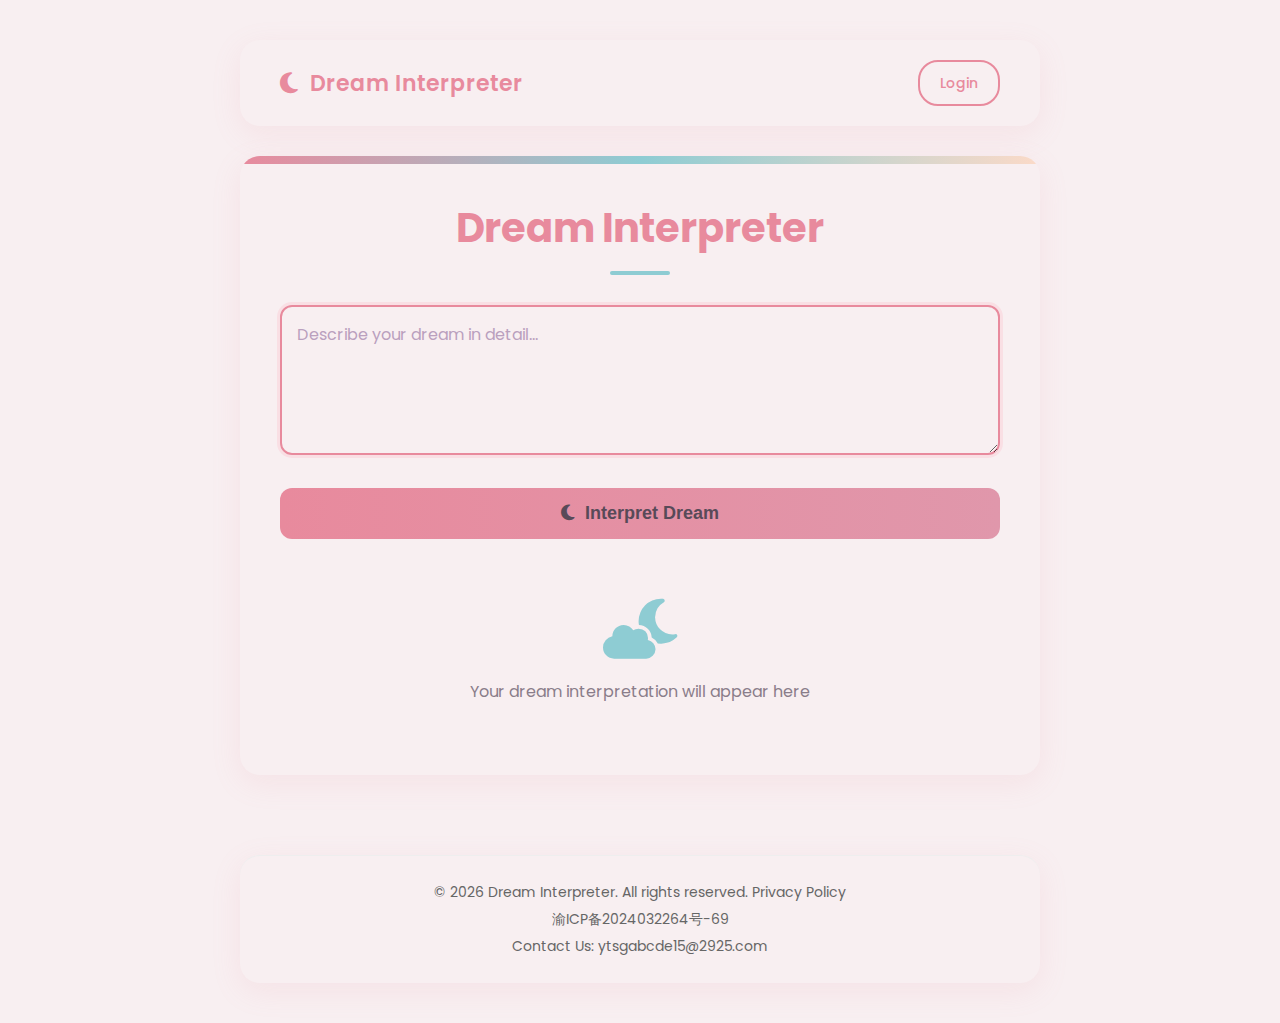
<file: index.html>
<!DOCTYPE html>
<html lang="en">
<head>
    <!-- Google tag (gtag.js) -->
    <script async src="https://www.googletagmanager.com/gtag/js?id=G-LSL1FY3NYY"></script>
    <script>
        window.dataLayer = window.dataLayer || [];
        function gtag(){dataLayer.push(arguments);}
        gtag('js', new Date());

        gtag('config', 'G-LSL1FY3NYY');
    </script>
    <meta charset="UTF-8">
    <meta name="viewport" content="width=device-width, initial-scale=1.0">
    <title>Dream Interpretation-Understand Your Dreams</title>
    <meta name="description" content="Explore the meanings behind your dreams with our intuitive Dream Interpreter. Enter your dream description and get insights based on common dream symbols.">
    <meta name="keywords" content="dream interpreter, dream interpretation, dream meanings, dream symbols, analyze dreams, understand dreams">
    <link rel="icon" type="image/svg+xml" href="favicon.svg">
    <link rel="alternate icon" href="favicon.ico">
    <link rel="manifest" href="manifest.json">
    <meta name="theme-color" content="#E88A9D">
    <!-- Cache control headers -->
    <meta http-equiv="Cache-Control" content="max-age=86400">
    <meta http-equiv="Expires" content="86400">
    
    <link href="https://fonts.googleapis.com/css2?family=Poppins:wght@300;400;500;600;700&display=swap" rel="stylesheet">
    <link rel="stylesheet" href="https://cdnjs.cloudflare.com/ajax/libs/font-awesome/6.4.0/css/all.min.css">
    <link rel="stylesheet" href="styles.css">
    <link rel="stylesheet" href="auth.css">
</head>
<body>
    <header class="header">
        <div class="logo">
            <i class="fas fa-moon"></i>
            <span>Dream Interpreter</span>
        </div>
        <!-- Auth buttons or user account will be injected here by auth.js -->
    </header>

    <div class="container">
        <h1>Dream Interpreter</h1>
        <div class="dream-form">
            <div class="input-group">
                <textarea id="dreamInput" placeholder="Describe your dream in detail..."></textarea>
            </div>
            <button onclick="submitDream()"><i class="fas fa-moon"></i>Interpret Dream</button>
        </div>
        <div id="results" class="empty-state">
            <i class="fas fa-cloud-moon"></i>
            <p>Your dream interpretation will appear here</p>
        </div>
        
        <!-- Dream History section (only visible when logged in) -->
        <div id="dreamHistory" class="dream-history" style="display: none;">
            <h2>Your Dream History</h2>
            <div class="history-list" id="historyList">
                <!-- Dream history items will be added here -->
                <p class="empty-history">No saved dreams yet. Your interpreted dreams will appear here.</p>
            </div>
        </div>
    </div>

    <footer class="footer">
        <p>© <span id="currentYear"></span> Dream Interpreter. All rights reserved. <a href="privacy-policy.html">Privacy Policy</a></p>
        <p><a href="https://beian.miit.gov.cn/" target="_blank" rel="noopener noreferrer">渝ICP备2024032264号-69</a></p>
        <p>Contact Us: ytsgabcde15@2925.com</p>
    </footer>

    <script src="auth.js"></script>
    <script>
        // Register Service Worker for caching
        if ('serviceWorker' in navigator) {
            window.addEventListener('load', () => {
                navigator.serviceWorker.register('/sw.js')
                    .then(registration => {
                        console.log('Service Worker registered with scope:', registration.scope);
                    })
                    .catch(error => {
                        console.error('Service Worker registration failed:', error);
                    });
            });
        }

        // Check if app is being launched from installed PWA
        const isInStandaloneMode = () => 
            (window.matchMedia('(display-mode: standalone)').matches) || 
            (window.navigator.standalone) || 
            document.referrer.includes('android-app://');

        if (isInStandaloneMode()) {
            console.log('App is running in standalone mode (installed PWA)');
            // You can add specific behavior for when the app is running as an installed PWA
        }

        // Update copyright year
        document.getElementById('currentYear').textContent = new Date().getFullYear();

        // Basic and expanded knowledge bases
        let interpretationsKb = {};
        let expandedKb = {};
        
        // Dream history storage
        const DREAM_HISTORY_KEY = 'dream_history';

        // Asynchronously load knowledge bases
        async function loadKnowledgeBases() {
            try {
                // Check if cached data exists
                const cachedKb = localStorage.getItem('cached_kb');
                const cachedTimestamp = localStorage.getItem('cached_kb_timestamp');
                const currentTime = new Date().getTime();
                
                // Use cached data if it's less than 24 hours old
                if (cachedKb && cachedTimestamp && (currentTime - parseInt(cachedTimestamp) < 86400000)) {
                    console.log('Using cached knowledge base');
                    const parsedCache = JSON.parse(cachedKb);
                    interpretationsKb = parsedCache.basic || {};
                    expandedKb = parsedCache.expanded || {};
                    
                    // Still load data in background for next visit
                    setTimeout(() => fetchAndCacheKnowledgeBases(), 2000);
                    return;
                }
                
                // No valid cache, load from network
                await fetchAndCacheKnowledgeBases();
                
            } catch (error) {
                console.error('Error in knowledge base loading process:', error);
                
                // Try to use cached data even if it's older than 24 hours
                const cachedKb = localStorage.getItem('cached_kb');
                if (cachedKb) {
                    console.log('Using older cached knowledge base as fallback');
                    const parsedCache = JSON.parse(cachedKb);
                    interpretationsKb = parsedCache.basic || {};
                    expandedKb = parsedCache.expanded || {};
                }
            }
        }
        
        // Fetch and cache knowledge bases
        async function fetchAndCacheKnowledgeBases() {
            try {
                // Load basic knowledge base
                const basicResponse = await fetch('interpretations.json');
                if (basicResponse.ok) {
                    interpretationsKb = await basicResponse.json();
                    console.log('Basic knowledge base loaded successfully');
                } else {
                    console.error('Failed to load basic interpretations');
                }

                // Try to load the new expanded knowledge base first
                try {
                    const newExpandedResponse = await fetch('interpretations-expanded-new.json');
                    if (newExpandedResponse.ok) {
                        expandedKb = await newExpandedResponse.json();
                        console.log('New expanded knowledge base loaded successfully');
                    } else {
                        // Fall back to the original expanded knowledge base
                        const expandedResponse = await fetch('interpretations-expanded.json');
                        if (expandedResponse.ok) {
                            expandedKb = await expandedResponse.json();
                            console.log('Original expanded knowledge base loaded successfully');
                        } else {
                            console.error('Failed to load any expanded interpretations');
                            // As a last resort, try to load from JS file
                            try {
                                const moduleScript = document.createElement('script');
                                moduleScript.type = 'module';
                                moduleScript.textContent = `
                                    import dreamInterpretations from './interpretations-expanded.js';
                                    window.expandedKb = dreamInterpretations;
                                    console.log('Expanded knowledge base loaded from JS module');
                                `;
                                document.head.appendChild(moduleScript);
                            } catch (jsError) {
                                console.error('Failed to load expanded interpretations from JS:', jsError);
                            }
                        }
                    }
                } catch (newError) {
                    console.error('Error loading new expanded knowledge base:', newError);
                    // Fall back to the original expanded knowledge base
                    try {
                        const expandedResponse = await fetch('interpretations-expanded.json');
                        if (expandedResponse.ok) {
                            expandedKb = await expandedResponse.json();
                            console.log('Original expanded knowledge base loaded successfully');
                        } else {
                            console.error('Failed to load any expanded interpretations');
                        }
                    } catch (fallbackError) {
                        console.error('Error loading fallback expanded knowledge base:', fallbackError);
                    }
                }

                // Cache the knowledge bases
                localStorage.setItem('cached_kb', JSON.stringify({
                    basic: interpretationsKb,
                    expanded: expandedKb
                }));
                localStorage.setItem('cached_kb_timestamp', new Date().getTime().toString());
                console.log('Knowledge base cached successfully');
                
            } catch (error) {
                console.error('Error in knowledge base loading process:', error);
            }
        }

        // Initialize knowledge bases on page load
        window.onload = function() {
            document.getElementById('dreamInput').focus();
            loadKnowledgeBases();
            loadDreamHistory();
        };

        // Deep search expanded knowledge base - improved version
        function searchExpandedKb(keyword) {
            const results = [];
            const keywordLower = keyword.toLowerCase();

            function searchObject(obj, path = []) {
                for (const [key, value] of Object.entries(obj)) {
                    const currentPath = [...path, key];
                    const keyLower = key.toLowerCase();

                    // Check if the key itself is a match
                    if (keyLower.includes(keywordLower) ||
                        (typeof value === 'string' && value.toLowerCase().includes(keywordLower))) {
                        results.push({
                            path: currentPath,
                            key: key,
                            value: typeof value === 'string' ? value : key,
                            fullPath: currentPath.join(' > '),
                            relevance: keyLower === keywordLower ? 1.0 :
                                      keyLower.includes(keywordLower) ? 0.9 : 0.7
                        });
                    }

                    // Continue searching if value is an object
                    if (typeof value === 'object' && value !== null) {
                        searchObject(value, currentPath);
                    }
                }
            }

            searchObject(expandedKb);

            // Sort by relevance
            results.sort((a, b) => b.relevance - a.relevance);
            return results;
        }

        // Search for keywords in dream text
        function findKeywordsInDream(dreamText) {
            const dreamTextLower = dreamText.toLowerCase();
            const matchedKeywords = [];
            const matchedInterpretations = [];

            // First check basic interpretations (flat structure)
            for (const keyword in interpretationsKb) {
                const keywordLower = keyword.toLowerCase();
                if (dreamTextLower.includes(keywordLower)) {
                    matchedKeywords.push(keyword);
                    matchedInterpretations.push({
                        keyword: keyword,
                        interpretation: interpretationsKb[keyword],
                        relevance: 1.0,
                        source: 'basic'
                    });
                }
            }

            // Split text into words
            const words = dreamTextLower.split(/\s+/);

            // Filter for significant words (longer than 2 characters)
            const significantWords = words.filter(word => word.length >= 2);

            // Search for significant words and phrases
            for (const word of significantWords) {
                const expandedResults = searchExpandedKb(word);
                for (const result of expandedResults) {
                    // Avoid duplicates
                    if (!matchedInterpretations.some(item =>
                        item.keyword === result.key &&
                        item.interpretation === result.value)) {
                        matchedKeywords.push(result.key);
                        matchedInterpretations.push({
                            keyword: result.key,
                            interpretation: result.value,
                            relevance: result.relevance,
                            category: result.fullPath,
                            source: 'expanded'
                        });
                    }
                }
            }

            // Search for common phrases (2-3 words)
            for (let i = 0; i < words.length - 1; i++) {
                const phrase2 = words[i] + ' ' + words[i+1];
                if (phrase2.length > 5) {
                    const phraseResults = searchExpandedKb(phrase2);
                    for (const result of phraseResults) {
                        if (!matchedInterpretations.some(item => item.keyword === result.key)) {
                            matchedKeywords.push(result.key);
                            matchedInterpretations.push({
                                keyword: result.key,
                                interpretation: result.value,
                                relevance: result.relevance * 1.2, // Boost for phrases
                                category: result.fullPath,
                                source: 'expanded'
                            });
                        }
                    }
                }

                // 3-word phrases
                if (i < words.length - 2) {
                    const phrase3 = words[i] + ' ' + words[i+1] + ' ' + words[i+2];
                    if (phrase3.length > 8) {
                        const phraseResults = searchExpandedKb(phrase3);
                        for (const result of phraseResults) {
                            if (!matchedInterpretations.some(item => item.keyword === result.key)) {
                                matchedKeywords.push(result.key);
                                matchedInterpretations.push({
                                    keyword: result.key,
                                    interpretation: result.value,
                                    relevance: result.relevance * 1.5, // Higher boost for longer phrases
                                    category: result.fullPath,
                                    source: 'expanded'
                                });
                            }
                        }
                    }
                }
            }

            // Sort by relevance and limit results
            matchedInterpretations.sort((a, b) => b.relevance - a.relevance);
            return {
                keywords: [...new Set(matchedKeywords)], // Remove duplicates
                interpretations: matchedInterpretations.slice(0, 8) // Limit to top 8 results
            };
        }

        // Context association analysis
        function analyzeContext(dreamText, matchedKeywords) {
            const contextualInsights = [];
            const dreamTextLower = dreamText.toLowerCase();

            // Emotion analysis
            const emotionPatterns = {
                positive: ['happy', 'joy', 'excited', 'peaceful', 'calm', 'love'],
                negative: ['scared', 'fear', 'anxiety', 'sad', 'angry', 'upset', 'stress'],
                neutral: ['confused', 'wondering', 'thinking']
            };

            let dominantEmotion = 'neutral';
            let maxEmotionCount = 0;

            for (const [emotion, words] of Object.entries(emotionPatterns)) {
                const count = words.filter(word => dreamTextLower.includes(word)).length;
                if (count > maxEmotionCount) {
                    maxEmotionCount = count;
                    dominantEmotion = emotion;
                }
            }

            // Association analysis - check combinations of symbols
            if (matchedKeywords.length >= 2) {
                // Water + Falling combination
                if (matchedKeywords.some(k => k.toLowerCase().includes('water')) &&
                    matchedKeywords.some(k => k.toLowerCase().includes('falling'))) {
                    contextualInsights.push({
                        combination: "Water and Falling",
                        insight: "The combination of water and falling may indicate emotional instability or concerns about losing control. This might reflect challenges you're facing in managing emotional changes."
                    });
                }

                // Flying + Chase combination
                if (matchedKeywords.some(k => k.toLowerCase().includes('fly')) &&
                    matchedKeywords.some(k => k.toLowerCase().includes('chase'))) {
                    contextualInsights.push({
                        combination: "Flying and Being Chased",
                        insight: "Flying while being chased suggests a tension between seeking freedom and escaping from pressures or responsibilities. Consider what you might be trying to rise above or escape from in your waking life."
                    });
                }

                // House + Unknown rooms combination
                if (matchedKeywords.some(k => k.toLowerCase().includes('house')) &&
                    (dreamTextLower.includes('room') || dreamTextLower.includes('rooms'))) {
                    contextualInsights.push({
                        combination: "House with Unknown Rooms",
                        insight: "Discovering new rooms in a house often represents unexplored aspects of yourself or untapped potential. This may indicate a period of self-discovery or personal growth."
                    });
                }

                // Water + Boat combination
                if (matchedKeywords.some(k => k.toLowerCase().includes('water')) &&
                    matchedKeywords.some(k => k.toLowerCase().includes('boat'))) {
                    contextualInsights.push({
                        combination: "Water and Boat",
                        insight: "The combination of water and a boat suggests you're navigating through emotional situations or life transitions. The state of the water and your ability to reach the boat may reflect how you feel about your emotional journey or life direction."
                    });
                }

                // Sky + Transformation combination
                if (matchedKeywords.some(k => k.toLowerCase().includes('sky')) &&
                    (dreamTextLower.includes('transform') || dreamTextLower.includes('change') || dreamTextLower.includes('turned'))) {
                    contextualInsights.push({
                        combination: "Sky Transformation",
                        insight: "A transforming sky often represents shifting perspectives or awareness. This may indicate you're experiencing a change in how you view your life's possibilities or spiritual outlook."
                    });
                }

                // Bird + Shoulder combination
                if ((matchedKeywords.some(k => k.toLowerCase().includes('bird')) ||
                     matchedKeywords.some(k => k.toLowerCase().includes('seagull'))) &&
                    dreamTextLower.includes('shoulder')) {
                    contextualInsights.push({
                        combination: "Bird on Shoulder",
                        insight: "A bird landing on your shoulder suggests a message from your unconscious or intuition trying to communicate with you. The bird's behavior and your reaction to it may provide clues about what aspect of yourself is seeking attention."
                    });
                }

                // Anxiety + Receding Water combination
                if (dreamTextLower.includes('anxious') &&
                    (matchedKeywords.some(k => k.toLowerCase().includes('receding')) ||
                     (dreamTextLower.includes('water') && dreamTextLower.includes('receded')))) {
                    contextualInsights.push({
                        combination: "Anxiety and Receding Water",
                        insight: "Feeling anxious as water recedes suggests concerns about missed opportunities or feeling that something desirable is moving beyond your reach. This may reflect current situations where you feel things are slipping away from you."
                    });
                }
            }

            return {
                dominantEmotion,
                contextualInsights
            };
        }

        // Generate reflection questions
        function generateReflectionQuestions(dreamText, matchedKeywords) {
            const questions = [];
            const dreamTextLower = dreamText.toLowerCase();

            // Emotion exploration questions
            if (dreamTextLower.includes('fear') || dreamTextLower.includes('scared') ||
                dreamTextLower.includes('anxiety') || matchedKeywords.includes('chase') ||
                matchedKeywords.includes('falling')) {
                questions.push("How might the fear or anxiety in your dream relate to situations in your recent life?");
            }

            // Character relationship questions
            if (dreamTextLower.includes('friend') || dreamTextLower.includes('family') ||
                dreamTextLower.includes('mother') || dreamTextLower.includes('father') ||
                dreamTextLower.includes('partner')) {
                questions.push("What aspects or qualities of yourself might the characters in your dream represent?");
            }

            // Symbol meaning questions
            if (matchedKeywords.length > 0) {
                const randomKeyword = matchedKeywords[Math.floor(Math.random() * matchedKeywords.length)];
                questions.push(`What personal significance or associations does the "${randomKeyword}" in your dream have for you?`);
            }

            // Behavior pattern questions
            if (dreamTextLower.includes('try') || dreamTextLower.includes('could not') ||
                dreamTextLower.includes('failed') || dreamTextLower.includes('struggle')) {
                questions.push("How is your approach to challenges in the dream similar to or different from your approach in waking life?");
            }

            // General questions
            const generalQuestions = [
                "What feelings did this dream evoke, and how might they connect to your current life situation?",
                "If this dream were conveying a message, what do you think that message might be?",
                "What was the most prominent or striking element in your dream, and what might it represent in your life?"
            ];

            // Ensure at least 3 questions
            while (questions.length < 3) {
                const randomQuestion = generalQuestions[Math.floor(Math.random() * generalQuestions.length)];
                if (!questions.includes(randomQuestion)) {
                    questions.push(randomQuestion);
                }
            }

            return questions.slice(0, 3); // Return max 3 questions
        }

        // Add psychological perspectives interpretation
        function getPsychologicalPerspectives(dreamText, matchedKeywords) {
            const dreamTextLower = dreamText.toLowerCase();
            const perspectives = [];

            // Freudian perspective
            if (matchedKeywords.some(k =>
                ['teeth', 'falling', 'flying', 'naked', 'chase'].some(term => k.includes(term)))) {
                perspectives.push({
                    theory: "Freudian Psychoanalysis",
                    interpretation: "From a Freudian perspective, this dream may reflect unconscious desires or conflicts. The symbols in your dream could be disguised expressions of repressed emotions or wishes."
                });
            }

            // Jungian perspective
            if (matchedKeywords.some(k =>
                ['water', 'snake', 'circle', 'old', 'wise', 'shadow', 'sky', 'star', 'bird', 'seagull', 'boat', 'transformation'].some(term => k.toLowerCase().includes(term))) ||
                (dreamTextLower.includes('transform') && dreamTextLower.includes('sky'))) {
                perspectives.push({
                    theory: "Jungian Analytical Psychology",
                    interpretation: "From a Jungian perspective, the elements in your dream may represent archetypes from the collective unconscious. The transforming sky, water, and bird symbolism suggest a connection to the Self archetype and the process of individuation. These symbols might reflect your journey toward greater self-awareness and inner integration."
                });
            }

            // Modern cognitive perspective
            if (dreamTextLower.includes('recent') ||
                dreamTextLower.includes('yesterday') ||
                dreamTextLower.includes('week') ||
                matchedKeywords.some(k => ['exam', 'work', 'study'].some(term => k.includes(term)))) {
                perspectives.push({
                    theory: "Modern Cognitive Psychology",
                    interpretation: "From a cognitive psychology perspective, this dream may be part of your brain's process of organizing and integrating recent memories and emotions. The dream content likely reflects recent events and associated feelings."
                });
            }

            // If no specific theory matches, provide a generic psychological perspective
            if (perspectives.length === 0) {
                perspectives.push({
                    theory: "Integrative Psychological Perspective",
                    interpretation: "From an integrative psychological viewpoint, dreams are a form of unconscious expression that may reflect your inner emotional state, unresolved issues, or directions for personal growth."
                });
            }

            return perspectives;
        }

        // Dream interpretation API function
        async function getDreamInterpretation(dreamText) {
            try {
                // Check for cached interpretation
                const cachedInterpretations = localStorage.getItem('cached_interpretations');
                if (cachedInterpretations) {
                    const interpretations = JSON.parse(cachedInterpretations);
                    // Find exact match (exact same dream text)
                    const exactMatch = interpretations.find(item => item.dreamText === dreamText);
                    if (exactMatch) {
                        console.log('Using cached interpretation');
                        return exactMatch.interpretation;
                    }
                }
                
                const formData = new FormData();
                const google_id = localStorage.getItem('google_id');
                formData.append('google_id', google_id || '');
                formData.append('model_id', '4');  // 使用文本解释模型
                
                const content = `请解读以下梦境内容：${dreamText}`;
                formData.append('content', content);
                
                // 显示加载状态
                const resultsDiv = document.getElementById('results');
                resultsDiv.className = 'loading';
                resultsDiv.innerHTML = '<div class="loader"></div><p>正在解读您的梦境...</p>';
        
                // 发送请求到AI接口
                const response = await fetch('https://aa.jstang.cn/api/ai/call', {
                    method: 'POST',
                    body: formData,
                });
        
                if (!response.ok) {
                    const errorText = await response.text();
                    throw new Error(`HTTP error! status: ${response.status}, body: ${errorText}`);
                }
        
                const data = await response.json();
                console.log('AI解读结果:', data);
        
                // 处理AI返回的解读结果
                if (data && data.data) {
                    // Cache the interpretation
                    let interpretations = [];
                    const cachedData = localStorage.getItem('cached_interpretations');
                    if (cachedData) {
                        interpretations = JSON.parse(cachedData);
                    }
                    
                    // Add new interpretation to cache
                    interpretations.push({
                        dreamText: dreamText,
                        interpretation: data.data,
                        timestamp: new Date().getTime()
                    });
                    
                    // Limit cache size to 50 items
                    if (interpretations.length > 50) {
                        interpretations = interpretations.slice(interpretations.length - 50);
                    }
                    
                    localStorage.setItem('cached_interpretations', JSON.stringify(interpretations));
                    
                    return data.data;
                } else {
                    throw new Error(`AI未返回有效的解读结果: ${JSON.stringify(data)}`);
                }
        
            } catch (error) {
                console.error('获取AI解读失败:', error);
                throw error;
            }
        }

        // Submit dream for interpretation
        function submitDream() {
            console.log('submitDream 函数被调用');

            const dreamText = document.getElementById('dreamInput').value;
            const resultsDiv = document.getElementById('results');

            if (!dreamText.trim()) {
                resultsDiv.className = '';
                resultsDiv.innerHTML = '<div class="error"><i class="fas fa-exclamation-circle"></i>Please enter your dream description!</div>';
                return;
            }

            // 显示加载状态
            resultsDiv.className = 'loading';
            resultsDiv.innerHTML = '<div class="loader"></div><p>Interpreting your dream...</p>';

            setTimeout(async () => {
                console.log('setTimeout 回调函数被调用');
                try {
                    // 获取AI解读结果
                    const aiInterpretation = await getDreamInterpretation(dreamText);
                    
                    // 使用现有的关键词分析
                    const dreamAnalysis = findKeywordsInDream(dreamText);
                    const matchedKeywords = dreamAnalysis.keywords;
                    let matchedInterpretations = dreamAnalysis.interpretations;
        
                    // 创建解读结果卡片
                    const aiInterpDiv = document.createElement('div');
                    aiInterpDiv.className = 'interpretation-card ai-interpretation';
                    aiInterpDiv.innerHTML = `
                        <h3><i class="fas fa-robot"></i> AI 梦境解读</h3>
                        <p>${aiInterpretation}</p>
                    `;
        
                    // 清空并显示结果
                    resultsDiv.className = '';
                    resultsDiv.innerHTML = '';
                    resultsDiv.appendChild(aiInterpDiv);
                    
                    // If user is logged in, save dream to history
                    if (isLoggedIn()) {
                        saveDreamToHistory(dreamText, aiInterpretation);
                    }
                    
                } catch (error) {
                    console.error('解读过程出错:', error);
                    resultsDiv.className = '';
                    resultsDiv.innerHTML = `<div class="error"><i class="fas fa-exclamation-circle"></i>梦境解读失败: ${error.message}</div>`;
                }
            }, 800);
        }
        
        // Dream history functions
        function loadDreamHistory() {
            if (!isLoggedIn()) {
                document.getElementById('dreamHistory').style.display = 'none';
                return;
            }
            
            // Show dream history section
            document.getElementById('dreamHistory').style.display = 'block';
            
            // Get dream history from localStorage
            const history = getDreamHistory();
            const historyList = document.getElementById('historyList');
            
            // Clear existing content
            historyList.innerHTML = '';
            
            if (history.length === 0) {
                historyList.innerHTML = '<p class="empty-history">No saved dreams yet. Your interpreted dreams will appear here.</p>';
                return;
            }
            
            // Display dream history
            history.forEach((dream, index) => {
                const dreamItem = document.createElement('div');
                dreamItem.className = 'history-item';
                dreamItem.innerHTML = `
                    <div class="history-dream">
                        <h3>Dream ${index + 1}</h3>
                        <p>${dream.dreamText.substring(0, 100)}${dream.dreamText.length > 100 ? '...' : ''}</p>
                        <div class="history-date">${new Date(dream.date).toLocaleDateString()}</div>
                    </div>
                    <div class="history-actions">
                        <button class="view-btn" data-index="${index}">View</button>
                        <button class="delete-btn" data-index="${index}">Delete</button>
                    </div>
                `;
                historyList.appendChild(dreamItem);
            });
            
            // Add event listeners to buttons
            document.querySelectorAll('.view-btn').forEach(btn => {
                btn.addEventListener('click', function() {
                    const index = this.getAttribute('data-index');
                    viewDreamFromHistory(index);
                });
            });
            
            document.querySelectorAll('.delete-btn').forEach(btn => {
                btn.addEventListener('click', function() {
                    const index = this.getAttribute('data-index');
                    deleteDreamFromHistory(index);
                });
            });
        }
        
        function getDreamHistory() {
            const history = localStorage.getItem(DREAM_HISTORY_KEY);
            return history ? JSON.parse(history) : [];
        }
        
        function saveDreamToHistory(dreamText, interpretation) {
            const history = getDreamHistory();
            
            // Add new dream to history
            history.unshift({
                dreamText,
                interpretation,
                date: new Date().toISOString()
            });
            
            // Limit history size
            const limitedHistory = history.slice(0, 10);
            
            // Save to localStorage
            localStorage.setItem(DREAM_HISTORY_KEY, JSON.stringify(limitedHistory));
            
            // Reload dream history
            loadDreamHistory();
        }
        
        function viewDreamFromHistory(index) {
            const history = getDreamHistory();
            const dream = history[index];
            
            if (!dream) return;
            
            // Display dream in results
            const resultsDiv = document.getElementById('results');
            resultsDiv.className = '';
            
            const aiInterpDiv = document.createElement('div');
            aiInterpDiv.className = 'interpretation-card ai-interpretation';
            aiInterpDiv.innerHTML = `
                <h3><i class="fas fa-robot"></i> AI 梦境解读</h3>
                <p>${dream.interpretation}</p>
            `;
            
            resultsDiv.innerHTML = '';
            resultsDiv.appendChild(aiInterpDiv);
            
            // Set dream text in input
            document.getElementById('dreamInput').value = dream.dreamText;
        }
        
        function deleteDreamFromHistory(index) {
            const history = getDreamHistory();
            
            // Remove dream from history
            history.splice(index, 1);
            
            // Save to localStorage
            localStorage.setItem(DREAM_HISTORY_KEY, JSON.stringify(history));
            
            // Reload dream history
            loadDreamHistory();
        }
    </script>
</body>
</html>
</file>
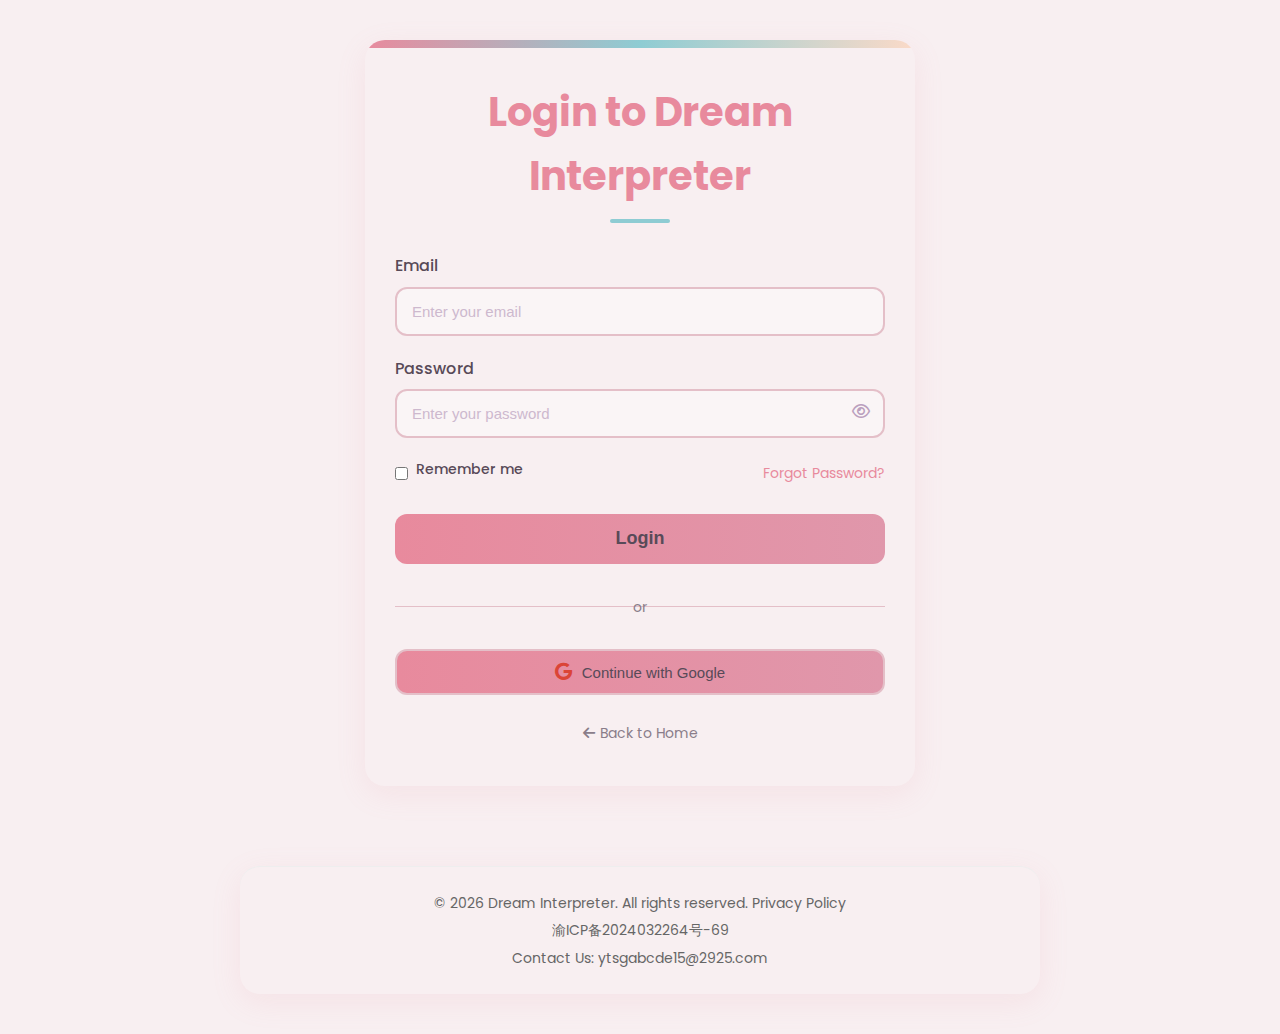
<file: login.html>
<!DOCTYPE html>
<html lang="en">
<head>
    <!-- Google tag (gtag.js) -->
    <script async src="https://www.googletagmanager.com/gtag/js?id=G-LSL1FY3NYY"></script>
    <script>
        window.dataLayer = window.dataLayer || [];
        function gtag(){dataLayer.push(arguments);}
        gtag('js', new Date());

        gtag('config', 'G-LSL1FY3NYY');
    </script>
    <meta charset="UTF-8">
    <meta name="viewport" content="width=device-width, initial-scale=1.0">
    <title>Login - Dream Interpretation</title>
    <meta name="description" content="Log in to your Dream Interpreter account to save and track your dream interpretations.">
    <link rel="icon" type="image/svg+xml" href="favicon.svg">
    <link rel="alternate icon" href="favicon.ico">
    <link rel="manifest" href="manifest.json">
    <meta name="theme-color" content="#E88A9D">
    <!-- Cache control headers -->
    <meta http-equiv="Cache-Control" content="max-age=86400">
    <meta http-equiv="Expires" content="86400">
    
    <link href="https://fonts.googleapis.com/css2?family=Poppins:wght@300;400;500;600;700&display=swap" rel="stylesheet">
    <link rel="stylesheet" href="https://cdnjs.cloudflare.com/ajax/libs/font-awesome/6.4.0/css/all.min.css">
    <link rel="stylesheet" href="styles.css">
    <link rel="stylesheet" href="auth.css">
</head>
<body>
    <div class="container auth-container">
        <h1>Login to Dream Interpreter</h1>
        <div id="errorMessage" class="error-message" style="display: none;"></div>
        
        <form id="loginForm" class="auth-form">
            <div class="input-group">
                <label for="email">Email</label>
                <input type="email" id="email" name="email" required placeholder="Enter your email">
            </div>
            <div class="input-group">
                <label for="password">Password</label>
                <input type="password" id="password" name="password" required placeholder="Enter your password">
                <div class="password-toggle">
                    <i class="far fa-eye" id="togglePassword"></i>
                </div>
            </div>
            <div class="remember-forgot">
                <div class="remember-me">
                    <input type="checkbox" id="rememberMe">
                    <label for="rememberMe">Remember me</label>
                </div>
                <a href="#" class="forgot-password">Forgot Password?</a>
            </div>
            <button type="submit" class="auth-button">Login</button>
        </form>
        
        <div class="auth-divider">
            <span>or</span>
        </div>
        
        <div class="social-login">
            <button class="social-button google" id="googleLoginBtn">
                <i class="fab fa-google"></i>
                Continue with Google
            </button>
        </div>
        
        <div class="back-link">
            <a href="index.html"><i class="fas fa-arrow-left"></i> Back to Home</a>
        </div>
    </div>

    <footer class="footer">
        <p>© <span id="currentYear"></span> Dream Interpreter. All rights reserved. <a href="privacy-policy.html">Privacy Policy</a></p>
        <p><a href="https://beian.miit.gov.cn/" target="_blank" rel="noopener noreferrer">渝ICP备2024032264号-69</a></p>
        <p>Contact Us: ytsgabcde15@2925.com</p>
    </footer>

    <script src="auth.js"></script>
    <script>
        // Register Service Worker for caching
        if ('serviceWorker' in navigator) {
            window.addEventListener('load', () => {
                navigator.serviceWorker.register('/sw.js')
                    .then(registration => {
                        console.log('Service Worker registered with scope:', registration.scope);
                    })
                    .catch(error => {
                        console.error('Service Worker registration failed:', error);
                    });
            });
        }
        
        // Update copyright year
        document.getElementById('currentYear').textContent = new Date().getFullYear();
        
        // Toggle password visibility
        document.getElementById('togglePassword').addEventListener('click', function() {
            const passwordInput = document.getElementById('password');
            const type = passwordInput.getAttribute('type') === 'password' ? 'text' : 'password';
            passwordInput.setAttribute('type', type);
            this.classList.toggle('fa-eye');
            this.classList.toggle('fa-eye-slash');
        });
        
        // Form submission
        document.getElementById('loginForm').addEventListener('submit', function(event) {
            event.preventDefault();
            const email = document.getElementById('email').value;
            const password = document.getElementById('password').value;
            const rememberMe = document.getElementById('rememberMe').checked;
            
            login(email, password, rememberMe);
        });
        
        // Google login button
        document.getElementById('googleLoginBtn').addEventListener('click', function(e) {
            e.preventDefault();
            handleGoogleLogin();
        });
    </script>
</body>
</html>
</file>
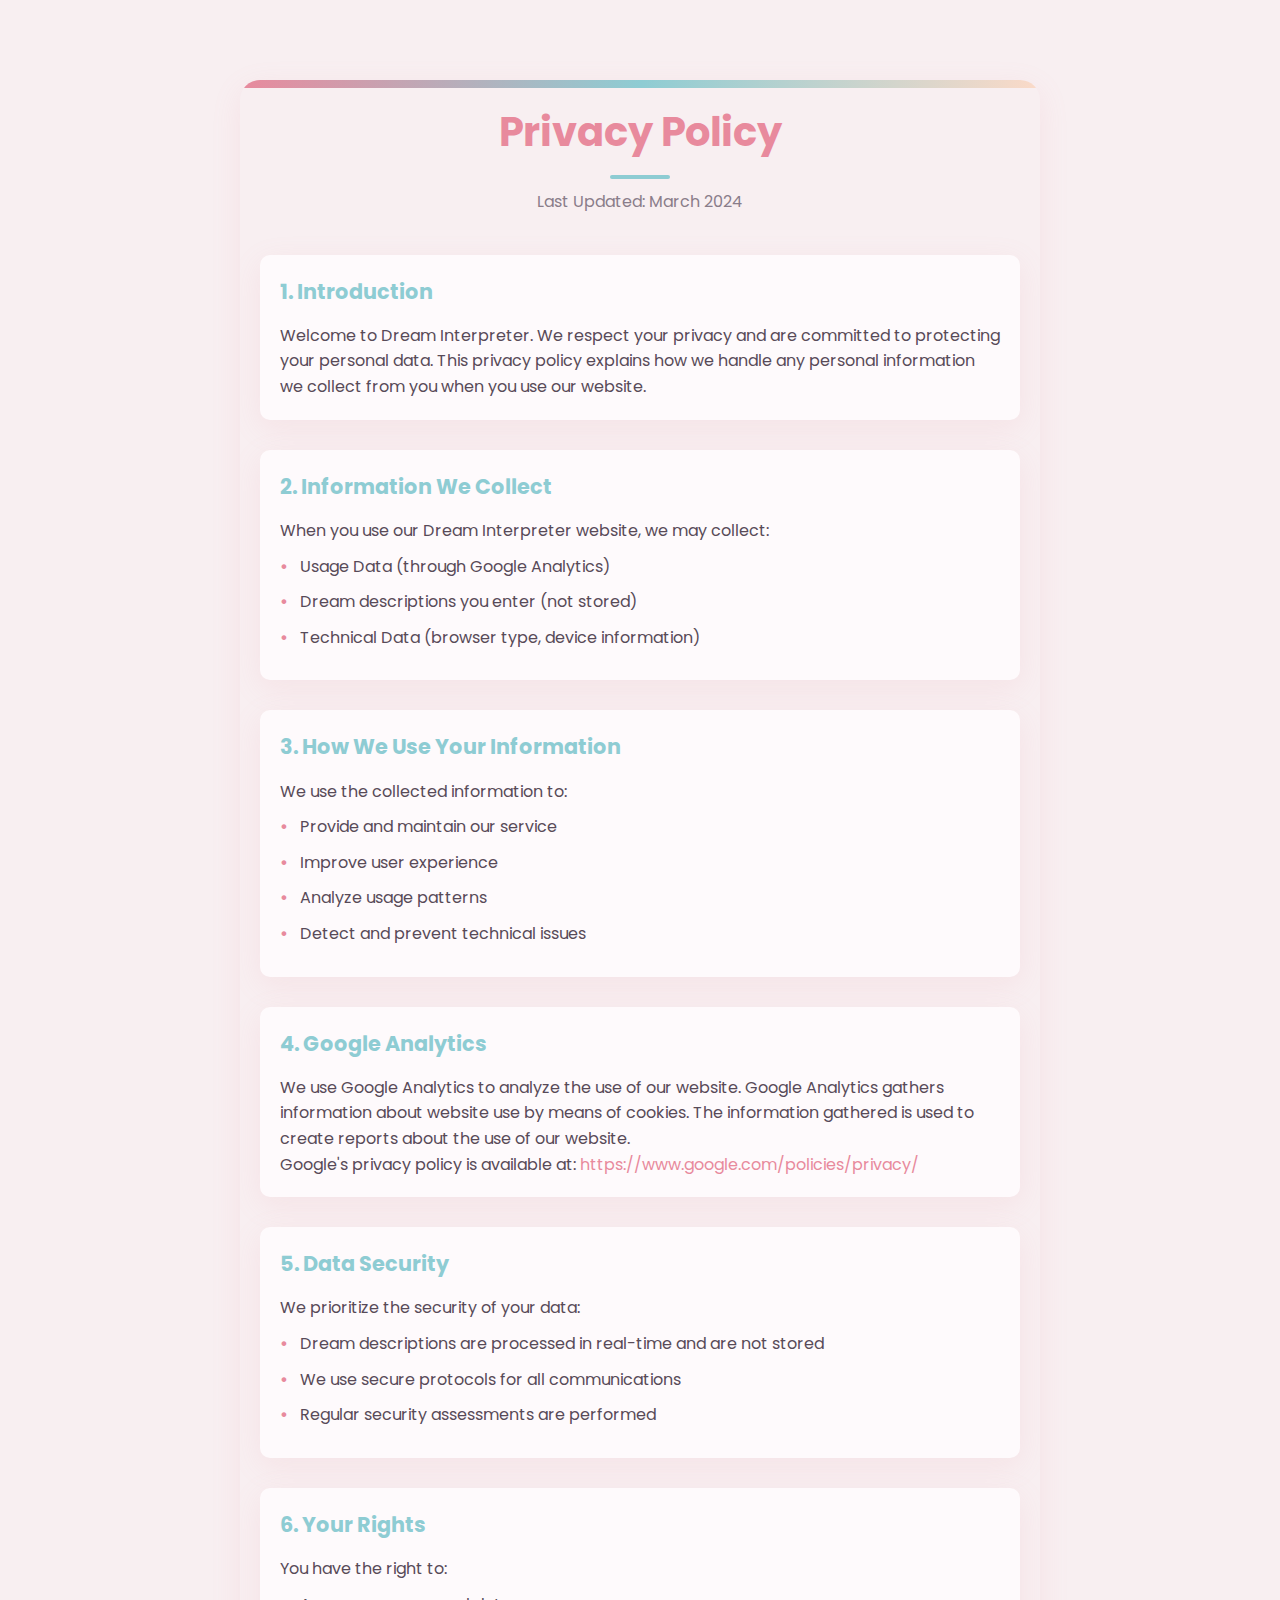
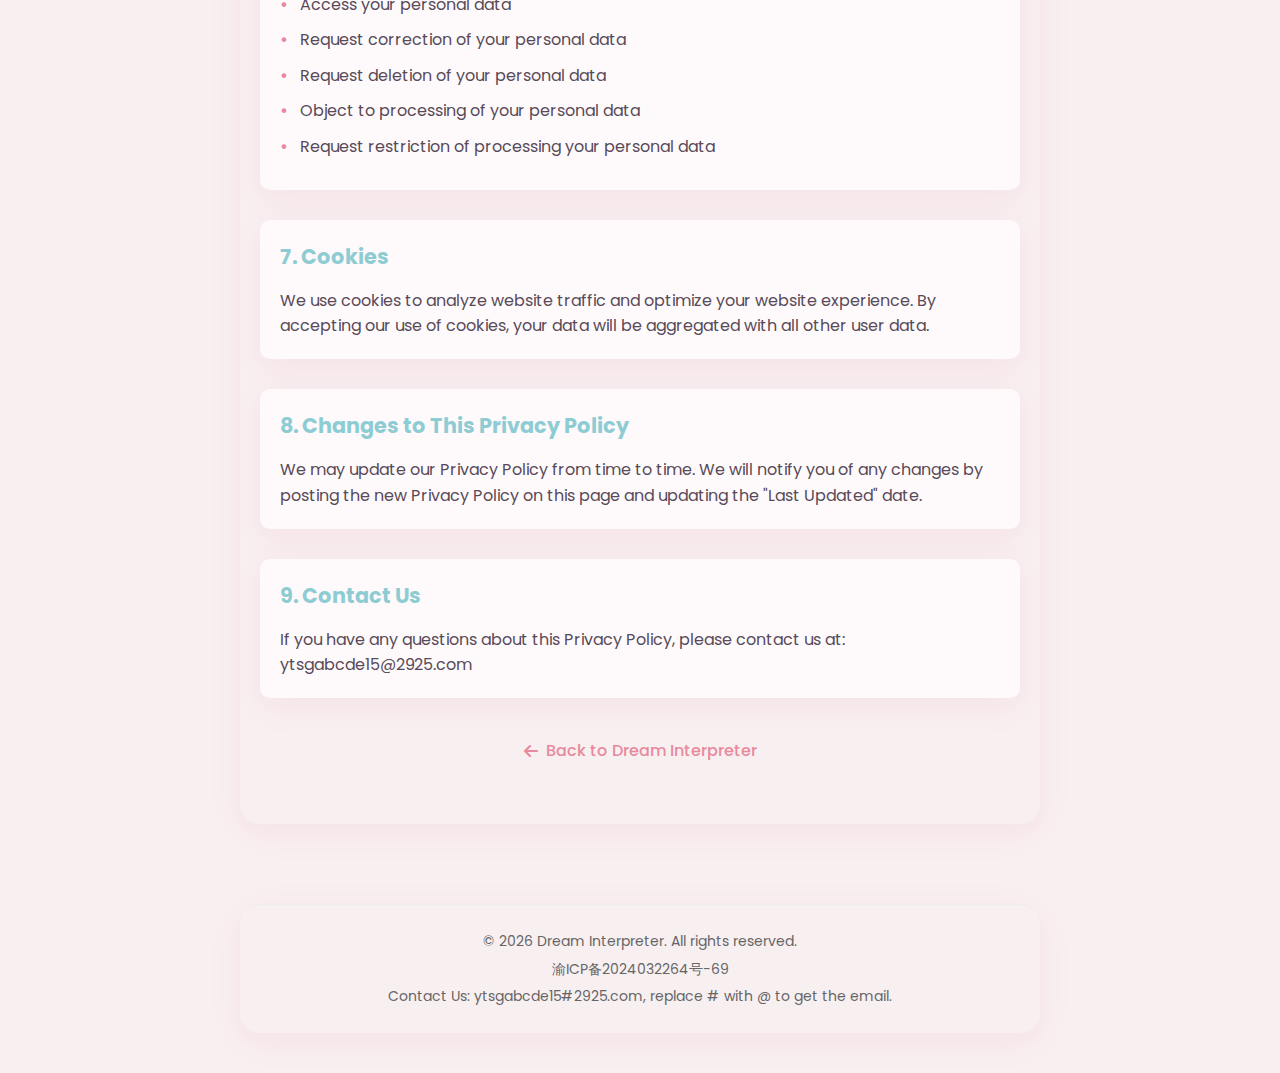
<file: privacy-policy.html>
<!DOCTYPE html>
<html lang="en">
<head>
    <!-- Google tag (gtag.js) -->
    <script async src="https://www.googletagmanager.com/gtag/js?id=G-LSL1FY3NYY"></script>
    <script>
        window.dataLayer = window.dataLayer || [];
        function gtag(){dataLayer.push(arguments);}
        gtag('js', new Date());

        gtag('config', 'G-LSL1FY3NYY');
    </script>
    <meta charset="UTF-8">
    <meta name="viewport" content="width=device-width, initial-scale=1.0">
    <title>Privacy Policy - Dream Interpreter</title>
    <meta name="description" content="Privacy Policy for Dream Interpreter - Learn how we protect your privacy and handle your data.">
    <link rel="icon" type="image/svg+xml" href="favicon.svg">
    <link rel="alternate icon" href="favicon.ico">
    <link href="https://fonts.googleapis.com/css2?family=Poppins:wght@300;400;500;600;700&display=swap" rel="stylesheet">
    <link rel="stylesheet" href="https://cdnjs.cloudflare.com/ajax/libs/font-awesome/6.4.0/css/all.min.css">
    <link rel="stylesheet" href="styles.css">
</head>
<body>
    <div class="container privacy-policy">
        <h1>Privacy Policy</h1>
        <p class="last-updated">Last Updated: March 2024</p>

        <section>
            <h2>1. Introduction</h2>
            <p>Welcome to Dream Interpreter. We respect your privacy and are committed to protecting your personal data. This privacy policy explains how we handle any personal information we collect from you when you use our website.</p>
        </section>

        <section>
            <h2>2. Information We Collect</h2>
            <p>When you use our Dream Interpreter website, we may collect:</p>
            <ul>
                <li>Usage Data (through Google Analytics)</li>
                <li>Dream descriptions you enter (not stored)</li>
                <li>Technical Data (browser type, device information)</li>
            </ul>
        </section>

        <section>
            <h2>3. How We Use Your Information</h2>
            <p>We use the collected information to:</p>
            <ul>
                <li>Provide and maintain our service</li>
                <li>Improve user experience</li>
                <li>Analyze usage patterns</li>
                <li>Detect and prevent technical issues</li>
            </ul>
        </section>

        <section>
            <h2>4. Google Analytics</h2>
            <p>We use Google Analytics to analyze the use of our website. Google Analytics gathers information about website use by means of cookies. The information gathered is used to create reports about the use of our website.</p>
            <p>Google's privacy policy is available at: <a href="https://www.google.com/policies/privacy/" target="_blank" rel="noopener noreferrer">https://www.google.com/policies/privacy/</a></p>
        </section>

        <section>
            <h2>5. Data Security</h2>
            <p>We prioritize the security of your data:</p>
            <ul>
                <li>Dream descriptions are processed in real-time and are not stored</li>
                <li>We use secure protocols for all communications</li>
                <li>Regular security assessments are performed</li>
            </ul>
        </section>

        <section>
            <h2>6. Your Rights</h2>
            <p>You have the right to:</p>
            <ul>
                <li>Access your personal data</li>
                <li>Request correction of your personal data</li>
                <li>Request deletion of your personal data</li>
                <li>Object to processing of your personal data</li>
                <li>Request restriction of processing your personal data</li>
            </ul>
        </section>

        <section>
            <h2>7. Cookies</h2>
            <p>We use cookies to analyze website traffic and optimize your website experience. By accepting our use of cookies, your data will be aggregated with all other user data.</p>
        </section>

        <section>
            <h2>8. Changes to This Privacy Policy</h2>
            <p>We may update our Privacy Policy from time to time. We will notify you of any changes by posting the new Privacy Policy on this page and updating the "Last Updated" date.</p>
        </section>

        <section>
            <h2>9. Contact Us</h2>
            <p>If you have any questions about this Privacy Policy, please contact us at: ytsgabcde15@2925.com</p>
        </section>

        <div class="back-to-home">
            <a href="index.html"><i class="fas fa-arrow-left"></i> Back to Dream Interpreter</a>
        </div>
    </div>

    <footer class="footer">
        <p>© <span id="currentYear"></span> Dream Interpreter. All rights reserved.</p>
        <p><a href="https://beian.miit.gov.cn/" target="_blank" rel="noopener noreferrer">渝ICP备2024032264号-69</a></p>
        <p>Contact Us: ytsgabcde15#2925.com, replace # with @ to get the email.</p>
    </footer>

    <script>
        // Update copyright year
        document.getElementById('currentYear').textContent = new Date().getFullYear();
    </script>
</body>
</html>
</file>
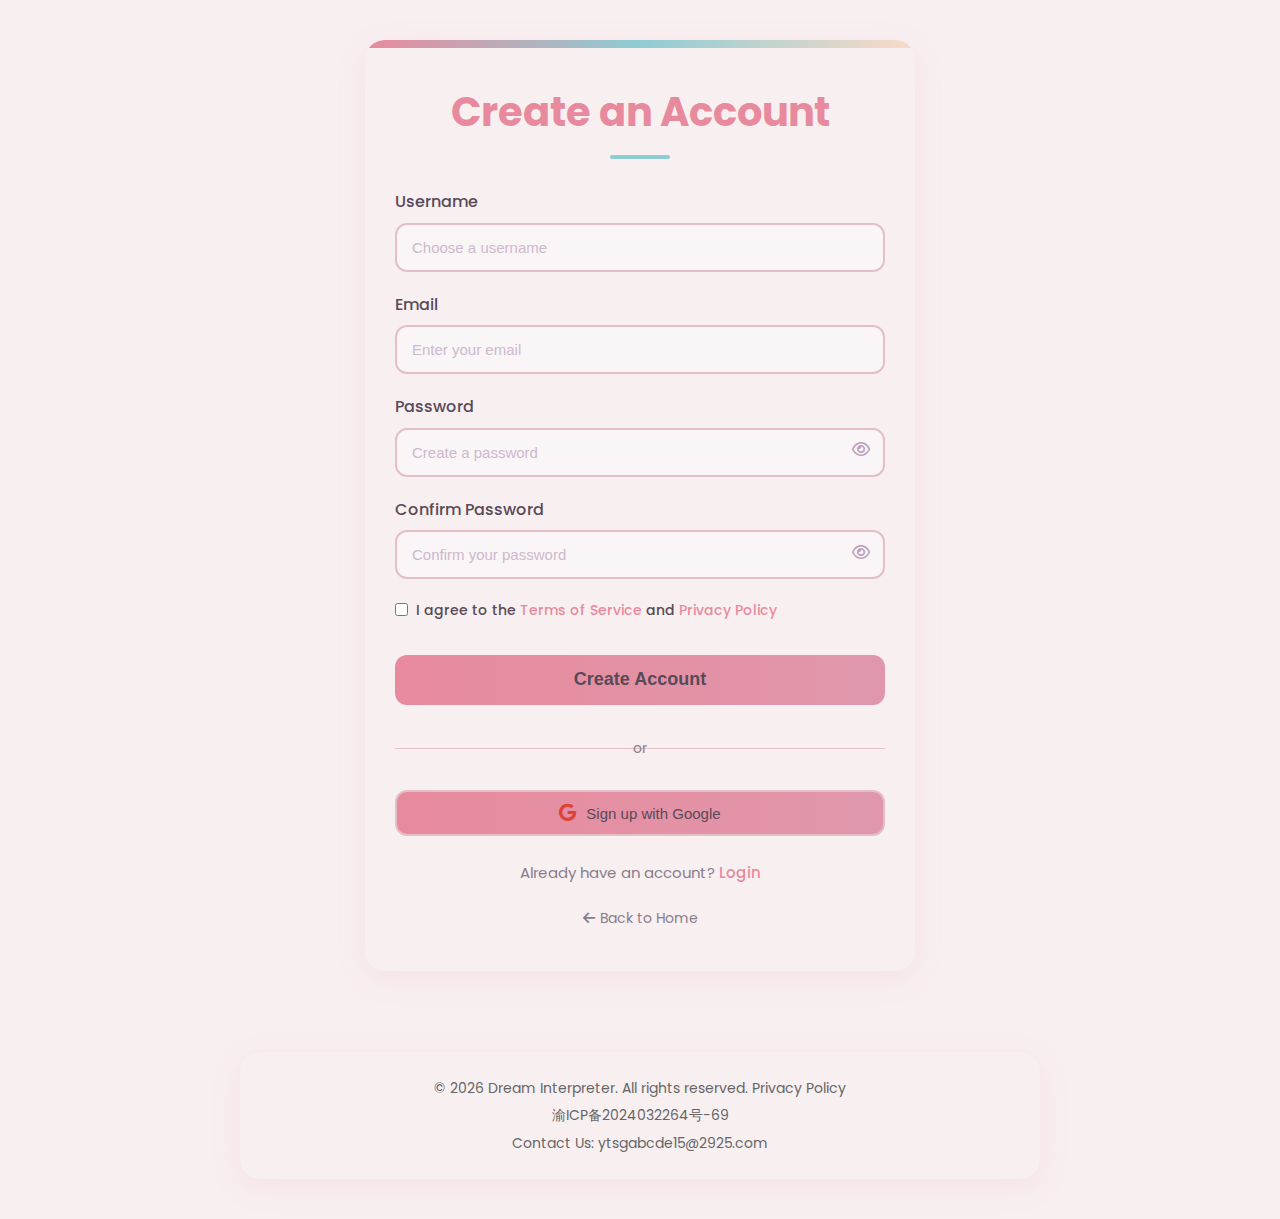
<file: register.html>
<!DOCTYPE html>
<html lang="en">
<head>
    <!-- Google tag (gtag.js) -->
    <script async src="https://www.googletagmanager.com/gtag/js?id=G-LSL1FY3NYY"></script>
    <script>
        window.dataLayer = window.dataLayer || [];
        function gtag(){dataLayer.push(arguments);}
        gtag('js', new Date());

        gtag('config', 'G-LSL1FY3NYY');
    </script>
    <meta charset="UTF-8">
    <meta name="viewport" content="width=device-width, initial-scale=1.0">
    <title>Register - Dream Interpretation</title>
    <meta name="description" content="Create your Dream Interpreter account to save and track your dream interpretations.">
    <link rel="icon" type="image/svg+xml" href="favicon.svg">
    <link rel="alternate icon" href="favicon.ico">
    <link rel="manifest" href="manifest.json">
    <meta name="theme-color" content="#E88A9D">
    <!-- Cache control headers -->
    <meta http-equiv="Cache-Control" content="max-age=86400">
    <meta http-equiv="Expires" content="86400">
    
    <link href="https://fonts.googleapis.com/css2?family=Poppins:wght@300;400;500;600;700&display=swap" rel="stylesheet">
    <link rel="stylesheet" href="https://cdnjs.cloudflare.com/ajax/libs/font-awesome/6.4.0/css/all.min.css">
    <link rel="stylesheet" href="styles.css">
    <link rel="stylesheet" href="auth.css">
</head>
<body>
    <div class="container auth-container">
        <h1>Create an Account</h1>
        <div id="errorMessage" class="error-message" style="display: none;"></div>
        
        <form id="registerForm" class="auth-form">
            <div class="input-group">
                <label for="username">Username</label>
                <input type="text" id="username" name="username" required placeholder="Choose a username">
            </div>
            <div class="input-group">
                <label for="email">Email</label>
                <input type="email" id="email" name="email" required placeholder="Enter your email">
            </div>
            <div class="input-group">
                <label for="password">Password</label>
                <input type="password" id="password" name="password" required placeholder="Create a password">
                <div class="password-toggle">
                    <i class="far fa-eye" id="togglePassword"></i>
                </div>
            </div>
            <div class="input-group">
                <label for="confirmPassword">Confirm Password</label>
                <input type="password" id="confirmPassword" name="confirmPassword" required placeholder="Confirm your password">
                <div class="password-toggle">
                    <i class="far fa-eye" id="toggleConfirmPassword"></i>
                </div>
            </div>
            <div class="terms-privacy">
                <input type="checkbox" id="agreeTerms" required>
                <label for="agreeTerms">I agree to the <a href="#" class="terms-link">Terms of Service</a> and <a href="privacy-policy.html" class="privacy-link">Privacy Policy</a></label>
            </div>
            <button type="submit" class="auth-button">Create Account</button>
        </form>
        
        <div class="auth-divider">
            <span>or</span>
        </div>
        
        <div class="social-login">
            <button class="social-button google" id="googleSignupBtn">
                <i class="fab fa-google"></i>
                Sign up with Google
            </button>
        </div>
        
        <div class="auth-redirect">
            <p>Already have an account? <a href="login.html">Login</a></p>
        </div>
        
        <div class="back-link">
            <a href="index.html"><i class="fas fa-arrow-left"></i> Back to Home</a>
        </div>
    </div>

    <footer class="footer">
        <p>© <span id="currentYear"></span> Dream Interpreter. All rights reserved. <a href="privacy-policy.html">Privacy Policy</a></p>
        <p><a href="https://beian.miit.gov.cn/" target="_blank" rel="noopener noreferrer">渝ICP备2024032264号-69</a></p>
        <p>Contact Us: ytsgabcde15@2925.com</p>
    </footer>

    <script src="auth.js"></script>
    <script>
        // Register Service Worker for caching
        if ('serviceWorker' in navigator) {
            window.addEventListener('load', () => {
                navigator.serviceWorker.register('/sw.js')
                    .then(registration => {
                        console.log('Service Worker registered with scope:', registration.scope);
                    })
                    .catch(error => {
                        console.error('Service Worker registration failed:', error);
                    });
            });
        }
        
        // Update copyright year
        document.getElementById('currentYear').textContent = new Date().getFullYear();
        
        // Toggle password visibility
        document.getElementById('togglePassword').addEventListener('click', function() {
            const passwordInput = document.getElementById('password');
            const type = passwordInput.getAttribute('type') === 'password' ? 'text' : 'password';
            passwordInput.setAttribute('type', type);
            this.classList.toggle('fa-eye');
            this.classList.toggle('fa-eye-slash');
        });
        
        document.getElementById('toggleConfirmPassword').addEventListener('click', function() {
            const passwordInput = document.getElementById('confirmPassword');
            const type = passwordInput.getAttribute('type') === 'password' ? 'text' : 'password';
            passwordInput.setAttribute('type', type);
            this.classList.toggle('fa-eye');
            this.classList.toggle('fa-eye-slash');
        });
        
        // Form submission
        document.getElementById('registerForm').addEventListener('submit', function(event) {
            event.preventDefault();
            const username = document.getElementById('username').value;
            const email = document.getElementById('email').value;
            const password = document.getElementById('password').value;
            const confirmPassword = document.getElementById('confirmPassword').value;
            
            if (password !== confirmPassword) {
                showError('Passwords do not match');
                return;
            }
            
            register(username, email, password);
        });
        
        // Google signup button
        document.getElementById('googleSignupBtn').addEventListener('click', function(e) {
            e.preventDefault();
            handleGoogleLogin();
        });
        
        function showError(message) {
            const errorElement = document.getElementById('errorMessage');
            errorElement.textContent = message;
            errorElement.style.display = 'block';
            
            setTimeout(() => {
                errorElement.style.display = 'none';
            }, 5000);
        }
    </script>
</body>
</html>
</file>
<file: styles.css>
:root {
    --primary: #E88A9D; /* Softer macaron pink */
    --primary-dark: #D67284; /* Deeper pink */
    --secondary: #8ECCD3; /* Softer macaron mint blue */
    --text-dark: #584A58; /* Deeper purple-gray text */
    --text-light: #8A7D8A; /* Deeper light purple-gray text */
    --bg-light: #F8EFF1; /* Softer pink-purple background */
    --bg-dark: #F0E5E8;
    --shadow: 0 8px 30px rgba(232, 138, 157, 0.12); /* Adjusted pink shadow */
    --border-radius: 20px; /* More rounded corners */
    --transition: all 0.3s ease;
}

* {
    box-sizing: border-box;
    margin: 0;
    padding: 0;
}

body {
    font-family: 'Poppins', sans-serif;
    background-color: var(--bg-light);
    color: var(--text-dark);
    display: flex;
    flex-direction: column;
    align-items: center;
    min-height: 100vh;
    padding: 40px 20px;
    line-height: 1.6;
}

.container {
    background-color: var(--white);
    padding: 40px;
    border-radius: var(--border-radius);
    box-shadow: var(--shadow);
    width: 90%;
    max-width: 800px;
    margin-bottom: 40px;
    position: relative;
    overflow: hidden;
}

.container::before {
    content: "";
    position: absolute;
    top: 0;
    left: 0;
    width: 100%;
    height: 8px;
    background: linear-gradient(90deg, var(--primary), var(--secondary), #FBDAC8);
}

h1 {
    color: var(--primary);
    text-align: center;
    font-weight: 700;
    margin-bottom: 30px;
    font-size: 2.5rem;
    position: relative;
    padding-bottom: 15px;
}

h1::after {
    content: "";
    position: absolute;
    bottom: 0;
    left: 50%;
    transform: translateX(-50%);
    width: 60px;
    height: 4px;
    background: var(--secondary);
    border-radius: 2px;
}

.dream-form {
    margin-bottom: 30px;
}

.input-group {
    position: relative;
    margin-bottom: 25px;
}

textarea {
    width: 100%;
    min-height: 150px;
    padding: 15px;
    border: 2px solid #E4BFC8;
    border-radius: 12px;
    font-size: 16px;
    line-height: 1.6;
    font-family: 'Poppins', sans-serif;
    color: var(--text-dark);
    background-color: #FAF5F6;
    transition: var(--transition);
    resize: vertical;
}

textarea:focus {
    border-color: var(--primary);
    outline: none;
    box-shadow: 0 0 0 3px rgba(255, 159, 178, 0.2);
    background-color: var(--white);
}

textarea::placeholder {
    color: #BAA0BE;
}

button {
    background: linear-gradient(90deg, var(--primary), #E097AB);
    color: var(--white);
    padding: 15px 30px;
    border: none;
    border-radius: 12px;
    cursor: pointer;
    font-size: 18px;
    font-weight: 600;
    display: flex;
    width: 100%;
    transition: var(--transition);
    align-items: center;
    justify-content: center;
    gap: 10px;
}

button:hover {
    transform: translateY(-2px);
    box-shadow: 0 5px 15px rgba(255, 159, 178, 0.3);
}

button:active {
    transform: translateY(0);
}

#results {
    margin-top: 30px;
}

.interpretation-card {
    background-color: #F6F4F8;
    border-radius: 12px;
    padding: 20px;
    margin-bottom: 20px;
    border-left: 5px solid var(--secondary);
    box-shadow: 0 3px 10px rgba(0, 0, 0, 0.04);
    box-shadow: 0 3px 10px rgba(0, 0, 0, 0.05);
    transition: var(--transition);
}

.interpretation-card:hover {
    transform: translateY(-2px);
    box-shadow: 0 5px 15px rgba(0, 0, 0, 0.08);
}

.interpretation-card:last-child {
    margin-bottom: 0;
}

.interpretation-card h4 {
    margin-top: 0;
    margin-bottom: 12px;
    color: var(--primary);
    font-weight: 600;
    font-size: 18px;
    display: flex;
    align-items: center;
    gap: 8px;
}

.interpretation-card h4 i {
    font-size: 18px;
    color: var(--secondary);
}

.interpretation-card p {
    margin: 0;
    color: var(--text-light);
    line-height: 1.7;
}

.error {
    color: #e53e3e;
    font-weight: 500;
    padding: 15px;
    background-color: #fff5f5;
    border-left: 5px solid #e53e3e;
    border-radius: 8px;
    margin-bottom: 20px;
    display: flex;
    align-items: center;
    gap: 10px;
}

.loading {
    text-align: center;
    color: var(--text-light);
    padding: 30px 0;
    display: flex;
    flex-direction: column;
    align-items: center;
    gap: 15px;
}

.loader {
    width: 30px;
    height: 30px;
    border: 3px solid #f3f3f3;
    border-top: 3px solid #007bff;
    border-radius: 50%;
    animation: spin 1s linear infinite;
    margin: 20px auto;
}

@keyframes spin {
    0% { transform: rotate(0deg); }
    100% { transform: rotate(360deg); }
}

footer {
    text-align: center;
    margin-top: auto;
    padding: 40px 30px;
    color: var(--text-light);
    width: 100%;
    max-width: 800px;
    background-color: var(--white);
    border-radius: var(--border-radius);
    box-shadow: var(--shadow);
}

.footer-content {
    display: flex;
    flex-direction: column;
    align-items: center;
    gap: 25px;
}

.footer-logo {
    display: flex;
    align-items: center;
    gap: 12px;
    font-size: 22px;
    font-weight: 600;
    color: var(--primary);
}

.footer-logo i {
    font-size: 26px;
    color: var(--secondary);
}

.footer-links {
    display: flex;
    flex-wrap: wrap;
    justify-content: center;
    gap: 25px;
    margin: 15px 0;
}

.footer-links a {
    color: var(--text-light);
    text-decoration: none;
    font-size: 15px;
    display: flex;
    align-items: center;
    gap: 8px;
    transition: var(--transition);
    padding: 5px 10px;
    border-radius: 20px;
}

.footer-links a:hover {
    color: var(--primary);
    transform: translateY(-2px);
    background-color: #FFF5F7;
}

.social-links {
    display: flex;
    gap: 20px;
    margin: 15px 0;
}

.social-links a {
    display: flex;
    align-items: center;
    justify-content: center;
    width: 40px;
    height: 40px;
    border-radius: 50%;
    background-color: #F8E8EE;
    color: var(--primary);
    transition: var(--transition);
    font-size: 18px;
}

.social-links a:hover {
    background-color: var(--primary);
    color: white;
    transform: translateY(-3px);
    box-shadow: 0 5px 15px rgba(255, 159, 178, 0.3);
}

.disclaimer {
    font-size: 14px;
    max-width: 600px;
    line-height: 1.7;
    color: #8B8B9E;
    background-color: #FAFAFA;
    padding: 20px;
    border-radius: 12px;
    margin: 15px 0;
}

.disclaimer strong {
    color: var(--text-dark);
    display: block;
    margin-bottom: 5px;
}

.footer-bottom {
    display: flex;
    flex-direction: column;
    gap: 8px;
    font-size: 14px;
    padding-top: 20px;
    border-top: 1px solid #F4CFDF;
    width: 100%;
}

.footer-bottom p {
    color: var(--text-light);
}

.footer-bottom i {
    color: var(--primary);
    margin: 0 3px;
}

.empty-state {
    text-align: center;
    padding: 30px;
    color: var(--text-light);
}

.empty-state i {
    font-size: 60px;
    color: var(--secondary);
    margin-bottom: 20px;
}

.empty-state p {
    margin-bottom: 0;
    font-size: 16px;
}

/* Responsive adjustments */
@media (max-width: 768px) {
    .container {
        padding: 30px 20px;
    }

    h1 {
        font-size: 2rem;
    }

    button {
        padding: 14px 20px;
        font-size: 16px;
    }
}

@media (max-width: 480px) {
    body {
        padding: 20px 15px;
    }

    .container {
        padding: 25px 15px;
    }

    h1 {
        font-size: 1.8rem;
        margin-bottom: 20px;
    }

    textarea {
        padding: 12px;
    }

    footer {
        padding: 30px 20px;
    }

    .footer-links {
        gap: 15px;
        flex-direction: column;
    }

    .social-links {
        gap: 15px;
    }

    .disclaimer {
        font-size: 13px;
        padding: 15px;
    }
}

.footer {
    text-align: center;
    padding: 20px;
    margin-top: 40px;
    border-top: 1px solid #eee;
    color: #666;
    font-size: 14px;
}

.footer p {
    margin: 5px 0;
}

.footer a {
    color: #666;
    text-decoration: none;
    transition: color 0.3s ease;
}

.footer a:hover {
    color: #333;
    text-decoration: underline;
}

.interpretation-card.summary {
    background-color: #FEFAFC;
    border-left: 4px solid var(--primary);
    margin-bottom: 25px;
    transition: var(--transition);
}

.interpretation-card.summary:hover {
    transform: translateY(-2px);
    box-shadow: var(--shadow);
}

.interpretation-card.summary h3 {
    color: var(--primary);
    margin-bottom: 15px;
    font-size: 1.2em;
    display: flex;
    align-items: center;
    gap: 8px;
}

.interpretation-card.summary h3 i {
    color: var(--secondary);
}

.interpretation-card.summary ul {
    list-style-type: none;
    padding-left: 0;
    margin: 15px 0;
}

.interpretation-card.summary li {
    margin: 10px 0;
    padding-left: 25px;
    position: relative;
    color: var(--text-dark);
}

.interpretation-card.summary li:before {
    content: "•";
    color: var(--secondary);
    font-size: 1.5em;
    position: absolute;
    left: 8px;
    top: -5px;
}

.interpretation-card.summary p:last-child {
    margin-top: 20px;
    font-style: italic;
    color: var(--text-light);
    border-top: 1px solid #F4CFDF;
    padding-top: 15px;
}

.privacy-policy {
    max-width: 800px;
    margin: 40px auto;
    padding: 20px;
}

.privacy-policy h1 {
    color: var(--primary);
    text-align: center;
    margin-bottom: 10px;
}

.privacy-policy .last-updated {
    text-align: center;
    color: var(--text-light);
    margin-bottom: 40px;
}

.privacy-policy section {
    margin-bottom: 30px;
    background: #FEFAFC;
    padding: 20px;
    border-radius: 10px;
    box-shadow: var(--shadow);
}

.privacy-policy h2 {
    color: var(--secondary);
    margin-bottom: 15px;
    font-size: 1.3em;
}

.privacy-policy ul {
    list-style-type: none;
    padding-left: 20px;
}

.privacy-policy ul li {
    margin: 10px 0;
    position: relative;
}

.privacy-policy ul li:before {
    content: "•";
    color: var(--primary);
    position: absolute;
    left: -20px;
    top: -2px;
    font-size: 1.2em;
}

.privacy-policy a {
    color: var(--primary);
    text-decoration: none;
    transition: var(--transition);
}

.privacy-policy a:hover {
    color: var(--secondary);
    text-decoration: underline;
}

.back-to-home {
    text-align: center;
    margin: 40px 0;
}

.back-to-home a {
    display: inline-flex;
    align-items: center;
    gap: 8px;
    color: var(--primary);
    text-decoration: none;
    font-weight: 500;
    transition: var(--transition);
}

.back-to-home a:hover {
    color: var(--secondary);
    transform: translateX(-5px);
}

/* Add new card styles */
.interpretation-card.psychology {
    background-color: #F0E6F5;
    border-left: 4px solid #9C6AD6;
}

.interpretation-card.context {
    background-color: #E6F0F5;
    border-left: 4px solid #6A9CD6;
}

.interpretation-card.reflection {
    background-color: #F5F0E6;
    border-left: 4px solid #D6AD6A;
}

.perspectives {
    display: flex;
    flex-direction: column;
    gap: 15px;
    margin-top: 10px;
}

.perspective {
    padding: 12px;
    background-color: rgba(255, 255, 255, 0.5);
    border-radius: 8px;
}

.perspective h4 {
    color: #8A4FC7;
    margin-bottom: 8px;
    font-size: 16px;
}

.interpretation-card ul {
    padding-left: 20px;
    margin-top: 10px;
}

.interpretation-card li {
    margin-bottom: 8px;
}

/* Add animation effects */
.interpretation-card {
    animation: fadeIn 0.5s ease-in-out;
}

@keyframes fadeIn {
    from {
        opacity: 0;
        transform: translateY(10px);
    }
    to {
        opacity: 1;
        transform: translateY(0);
    }
}

/* Expanded knowledge base styles */
.interpretation-card.expanded {
    background-color: #E6F5F0;
    border-left: 4px solid #6AD6AD;
}

.interpretation-card .category {
    font-size: 12px;
    color: #6A9CD6;
    background-color: rgba(106, 156, 214, 0.1);
    padding: 3px 8px;
    border-radius: 4px;
    display: inline-block;
    margin-bottom: 10px;
    font-weight: normal;
}

/* Add styles for Chinese content */
.interpretation-card:lang(zh),
.interpretation-card:lang(zh-CN) {
    font-family: 'Poppins', 'Microsoft YaHei', 'PingFang SC', sans-serif;
}

/* Improve mobile display */
@media (max-width: 480px) {
    .interpretation-card .category {
        font-size: 11px;
        padding: 2px 6px;
    }
}

.ai-interpretation {
    background: linear-gradient(145deg, #f8f9fa, #e9ecef);
    border-left: 4px solid #007bff;
    margin-bottom: 20px;
}

.ai-interpretation h3 {
    color: #007bff;
}

.ai-interpretation i {
    color: #007bff;
    margin-right: 8px;
    font-size: 18px;
}

/* Login Prompt Styles */
.login-prompt {
    background-color: #F6F4F8;
    border-radius: 12px;
    padding: 30px;
    margin-top: 20px;
    margin-bottom: 20px;
    border-left: 5px solid var(--primary);
    box-shadow: 0 3px 10px rgba(0, 0, 0, 0.04);
    text-align: center;
    display: flex;
    flex-direction: column;
    align-items: center;
    gap: 15px;
}

.login-prompt i {
    font-size: 36px;
    color: var(--primary);
    margin-bottom: 10px;
}

.login-prompt h3 {
    color: var(--text-dark);
    font-weight: 600;
    font-size: 22px;
}

.login-prompt p {
    color: var(--text-light);
    margin-bottom: 20px;
}

.login-prompt-buttons {
    display: flex;
    gap: 15px;
    margin-top: 10px;
}

.login-prompt-buttons a {
    padding: 12px 25px;
    border-radius: 10px;
    font-weight: 600;
    text-decoration: none;
    transition: var(--transition);
}

.login-prompt-buttons .login-button {
    background-color: var(--primary);
    color: white;
}

.login-prompt-buttons .register-button {
    background-color: var(--secondary);
    color: white;
}

.login-prompt-buttons a:hover {
    transform: translateY(-2px);
    box-shadow: 0 5px 15px rgba(0, 0, 0, 0.1);
}

/* Header styles */
.header {
    display: flex;
    justify-content: space-between;
    align-items: center;
    padding: 20px 40px;
    background-color: var(--white);
    border-radius: var(--border-radius);
    box-shadow: var(--shadow);
    width: 90%;
    max-width: 800px;
    margin-bottom: 30px;
}

.logo {
    display: flex;
    align-items: center;
    gap: 12px;
    font-size: 22px;
    font-weight: 600;
    color: var(--primary);
}

.logo i {
    font-size: 24px;
}

/* Dream history styles */
.dream-history {
    margin-top: 40px;
    background-color: var(--white);
    border-radius: var(--border-radius);
    padding: 25px;
    box-shadow: 0 3px 10px rgba(0, 0, 0, 0.05);
}

.dream-history h2 {
    color: var(--primary);
    font-size: 1.8rem;
    margin-bottom: 20px;
    font-weight: 600;
    text-align: center;
}

.history-list {
    display: flex;
    flex-direction: column;
    gap: 15px;
}

.empty-history {
    text-align: center;
    color: var(--text-light);
    padding: 20px 0;
    font-style: italic;
}

.history-item {
    background-color: #F6F4F8;
    border-radius: 12px;
    padding: 15px;
    display: flex;
    justify-content: space-between;
    align-items: center;
    gap: 15px;
    transition: var(--transition);
}

.history-item:hover {
    transform: translateY(-2px);
    box-shadow: 0 5px 15px rgba(0, 0, 0, 0.08);
}

.history-dream {
    flex: 1;
}

.history-dream h3 {
    color: var(--primary);
    font-size: 16px;
    margin-bottom: 5px;
    font-weight: 600;
}

.history-dream p {
    color: var(--text-light);
    font-size: 14px;
    margin-bottom: 8px;
    line-height: 1.4;
}

.history-date {
    color: var(--text-light);
    font-size: 12px;
    opacity: 0.8;
}

.history-actions {
    display: flex;
    gap: 10px;
}

.history-actions button {
    padding: 8px 12px;
    border-radius: 8px;
    font-size: 13px;
    border: none;
    cursor: pointer;
    transition: var(--transition);
}

.view-btn {
    background-color: var(--secondary);
    color: var(--white);
}

.view-btn:hover {
    background-color: #7DBDC4;
    transform: translateY(-2px);
}

.delete-btn {
    background-color: #f8d7da;
    color: #842029;
}

.delete-btn:hover {
    background-color: #f5c2c7;
    transform: translateY(-2px);
}

@media (max-width: 768px) {
    .header {
        padding: 15px 25px;
        margin-bottom: 20px;
    }
    
    .logo {
        font-size: 18px;
    }
    
    .logo i {
        font-size: 20px;
    }
    
    .history-item {
        flex-direction: column;
        align-items: flex-start;
    }
    
    .history-actions {
        width: 100%;
        justify-content: flex-end;
        margin-top: 10px;
    }
}

@media (max-width: 480px) {
    .header {
        padding: 12px 15px;
    }
    
    .dream-history {
        padding: 15px;
    }
    
    .dream-history h2 {
        font-size: 1.5rem;
    }
}
</file>
<file: auth.css>
/* Authentication styling */
.auth-container {
    max-width: 550px;
    padding: 40px 30px;
}

.auth-form {
    width: 100%;
}

.auth-form .input-group {
    position: relative;
    margin-bottom: 20px;
}

.auth-form label {
    display: block;
    margin-bottom: 8px;
    font-weight: 500;
    color: var(--text-dark);
}

.auth-form input[type="text"],
.auth-form input[type="email"],
.auth-form input[type="password"] {
    width: 100%;
    padding: 14px 15px;
    border: 2px solid #E4BFC8;
    border-radius: 12px;
    font-size: 15px;
    color: var(--text-dark);
    background-color: #FAF5F6;
    transition: var(--transition);
}

.auth-form input[type="text"]:focus,
.auth-form input[type="email"]:focus,
.auth-form input[type="password"]:focus {
    border-color: var(--primary);
    outline: none;
    box-shadow: 0 0 0 3px rgba(255, 159, 178, 0.2);
    background-color: var(--white);
}

.auth-form input::placeholder {
    color: #BAA0BE;
    opacity: 0.7;
}

.password-toggle {
    position: absolute;
    right: 15px;
    bottom: 14px;
    cursor: pointer;
    color: #BAA0BE;
}

.password-toggle:hover {
    color: var(--primary);
}

.remember-forgot {
    display: flex;
    justify-content: space-between;
    align-items: center;
    margin-bottom: 25px;
    font-size: 14px;
}

.remember-me {
    display: flex;
    align-items: center;
}

.remember-me input[type="checkbox"] {
    margin-right: 8px;
    accent-color: var(--primary);
}

.forgot-password {
    color: var(--primary);
    text-decoration: none;
    transition: var(--transition);
}

.forgot-password:hover {
    text-decoration: underline;
}

.auth-button {
    margin-bottom: 20px;
    background: linear-gradient(90deg, var(--primary), #E097AB);
    height: 50px;
}

.auth-divider {
    position: relative;
    text-align: center;
    margin: 30px 0;
}

.auth-divider:before {
    content: "";
    position: absolute;
    top: 50%;
    left: 0;
    width: 100%;
    height: 1px;
    background-color: #E4BFC8;
}

.auth-divider span {
    position: relative;
    background-color: var(--white);
    padding: 0 15px;
    color: var(--text-light);
    font-size: 14px;
}

.social-login {
    margin-bottom: 25px;
}

.social-button {
    width: 100%;
    padding: 12px;
    border: 2px solid #E4BFC8;
    border-radius: 12px;
    background-color: var(--white);
    color: var(--text-dark);
    font-size: 15px;
    font-weight: 500;
    cursor: pointer;
    transition: var(--transition);
    display: flex;
    justify-content: center;
    align-items: center;
    gap: 10px;
}

.social-button:hover {
    background-color: #FAF5F6;
    transform: translateY(-2px);
}

.social-button i {
    font-size: 18px;
}

.social-button.google i {
    color: #DB4437;
}

.auth-redirect {
    text-align: center;
    margin-bottom: 20px;
    font-size: 15px;
    color: var(--text-light);
}

.auth-redirect a {
    color: var(--primary);
    text-decoration: none;
    font-weight: 500;
    transition: var(--transition);
}

.auth-redirect a:hover {
    text-decoration: underline;
}

.back-link {
    text-align: center;
}

.back-link a {
    color: var(--text-light);
    text-decoration: none;
    font-size: 14px;
    transition: var(--transition);
    display: inline-flex;
    align-items: center;
    gap: 5px;
}

.back-link a:hover {
    color: var(--primary);
}

.error-message {
    color: #e53e3e;
    font-weight: 500;
    padding: 15px;
    background-color: #fff5f5;
    border-left: 5px solid #e53e3e;
    border-radius: 8px;
    margin-bottom: 20px;
    display: flex;
    align-items: center;
    gap: 10px;
}

.terms-privacy {
    display: flex;
    align-items: flex-start;
    margin-bottom: 25px;
    font-size: 14px;
}

.terms-privacy input[type="checkbox"] {
    margin-right: 8px;
    margin-top: 4px;
    accent-color: var(--primary);
}

.terms-privacy a {
    color: var(--primary);
    text-decoration: none;
}

.terms-privacy a:hover {
    text-decoration: underline;
}

.success-message {
    color: #38a169;
    font-weight: 500;
    padding: 15px;
    background-color: #f0fff4;
    border-left: 5px solid #38a169;
    border-radius: 8px;
    margin-bottom: 20px;
    display: flex;
    align-items: center;
    gap: 10px;
}

/* User account section in header */
.user-account {
    position: relative;
    display: flex;
    align-items: center;
    gap: 10px;
    cursor: pointer;
}

.user-avatar {
    width: 40px;
    height: 40px;
    border-radius: 50%;
    background-color: var(--secondary);
    display: flex;
    align-items: center;
    justify-content: center;
    color: var(--white);
    font-weight: 600;
    font-size: 16px;
}

.user-avatar-img {
    width: 40px;
    height: 40px;
    border-radius: 50%;
    object-fit: cover;
    border: 2px solid var(--secondary);
}

.user-menu {
    position: absolute;
    top: 100%;
    right: 0;
    width: 220px;
    background-color: var(--white);
    border-radius: 12px;
    box-shadow: 0 5px 20px rgba(0, 0, 0, 0.15);
    padding: 15px 0;
    z-index: 100;
    display: none;
    margin-top: 10px;
}

.user-menu.active {
    display: block;
    animation: fadeIn 0.3s ease;
}

.user-menu-item {
    padding: 12px 20px;
    color: var(--text-dark);
    text-decoration: none;
    display: flex;
    align-items: center;
    gap: 10px;
    transition: var(--transition);
}

.user-menu-item:hover {
    background-color: #F6F4F8;
    color: var(--primary);
}

.user-menu-divider {
    height: 1px;
    background-color: #E4BFC8;
    margin: 10px 0;
}

.header-buttons {
    display: flex;
    gap: 15px;
}

.header-button {
    padding: 10px 20px;
    border-radius: 20px;
    font-size: 14px;
    font-weight: 500;
    text-decoration: none;
    transition: var(--transition);
}

.login-button {
    color: var(--primary);
    border: 2px solid var(--primary);
    background-color: transparent;
}

.login-button:hover {
    background-color: rgba(232, 138, 157, 0.1);
}

.register-button {
    color: var(--white);
    background-color: var(--primary);
    border: 2px solid var(--primary);
}

.register-button:hover {
    background-color: var(--primary-dark);
    border-color: var(--primary-dark);
}

@media (max-width: 768px) {
    .auth-container {
        padding: 30px 20px;
    }
    
    .remember-forgot {
        flex-direction: column;
        align-items: flex-start;
        gap: 10px;
    }
    
    .header-buttons {
        gap: 10px;
    }
    
    .header-button {
        padding: 8px 15px;
        font-size: 13px;
    }
}

@media (max-width: 480px) {
    .auth-container {
        padding: 25px 15px;
    }
    
    .auth-form input[type="text"],
    .auth-form input[type="email"],
    .auth-form input[type="password"] {
        padding: 12px;
    }
    
    .social-button {
        padding: 10px;
        font-size: 14px;
    }
    
    .user-avatar {
        width: 35px;
        height: 35px;
        font-size: 14px;
    }
}
</file>
